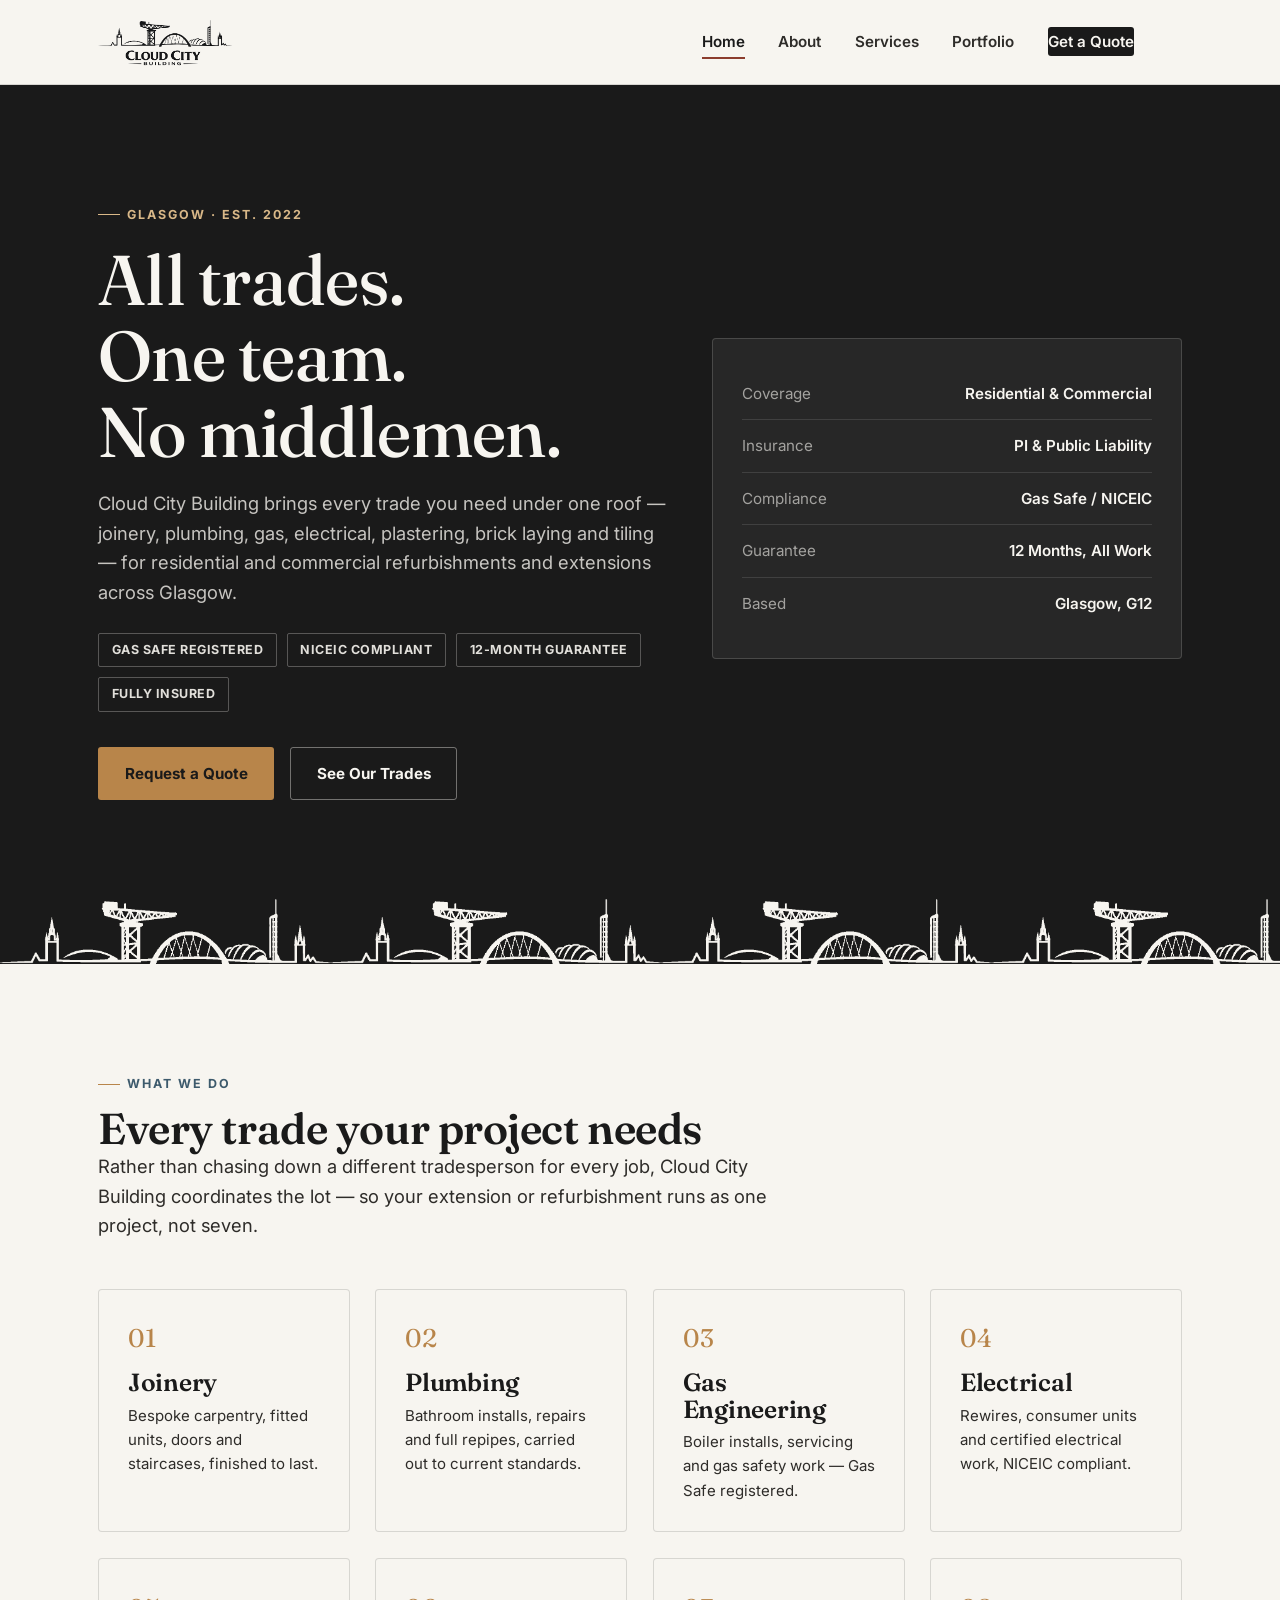
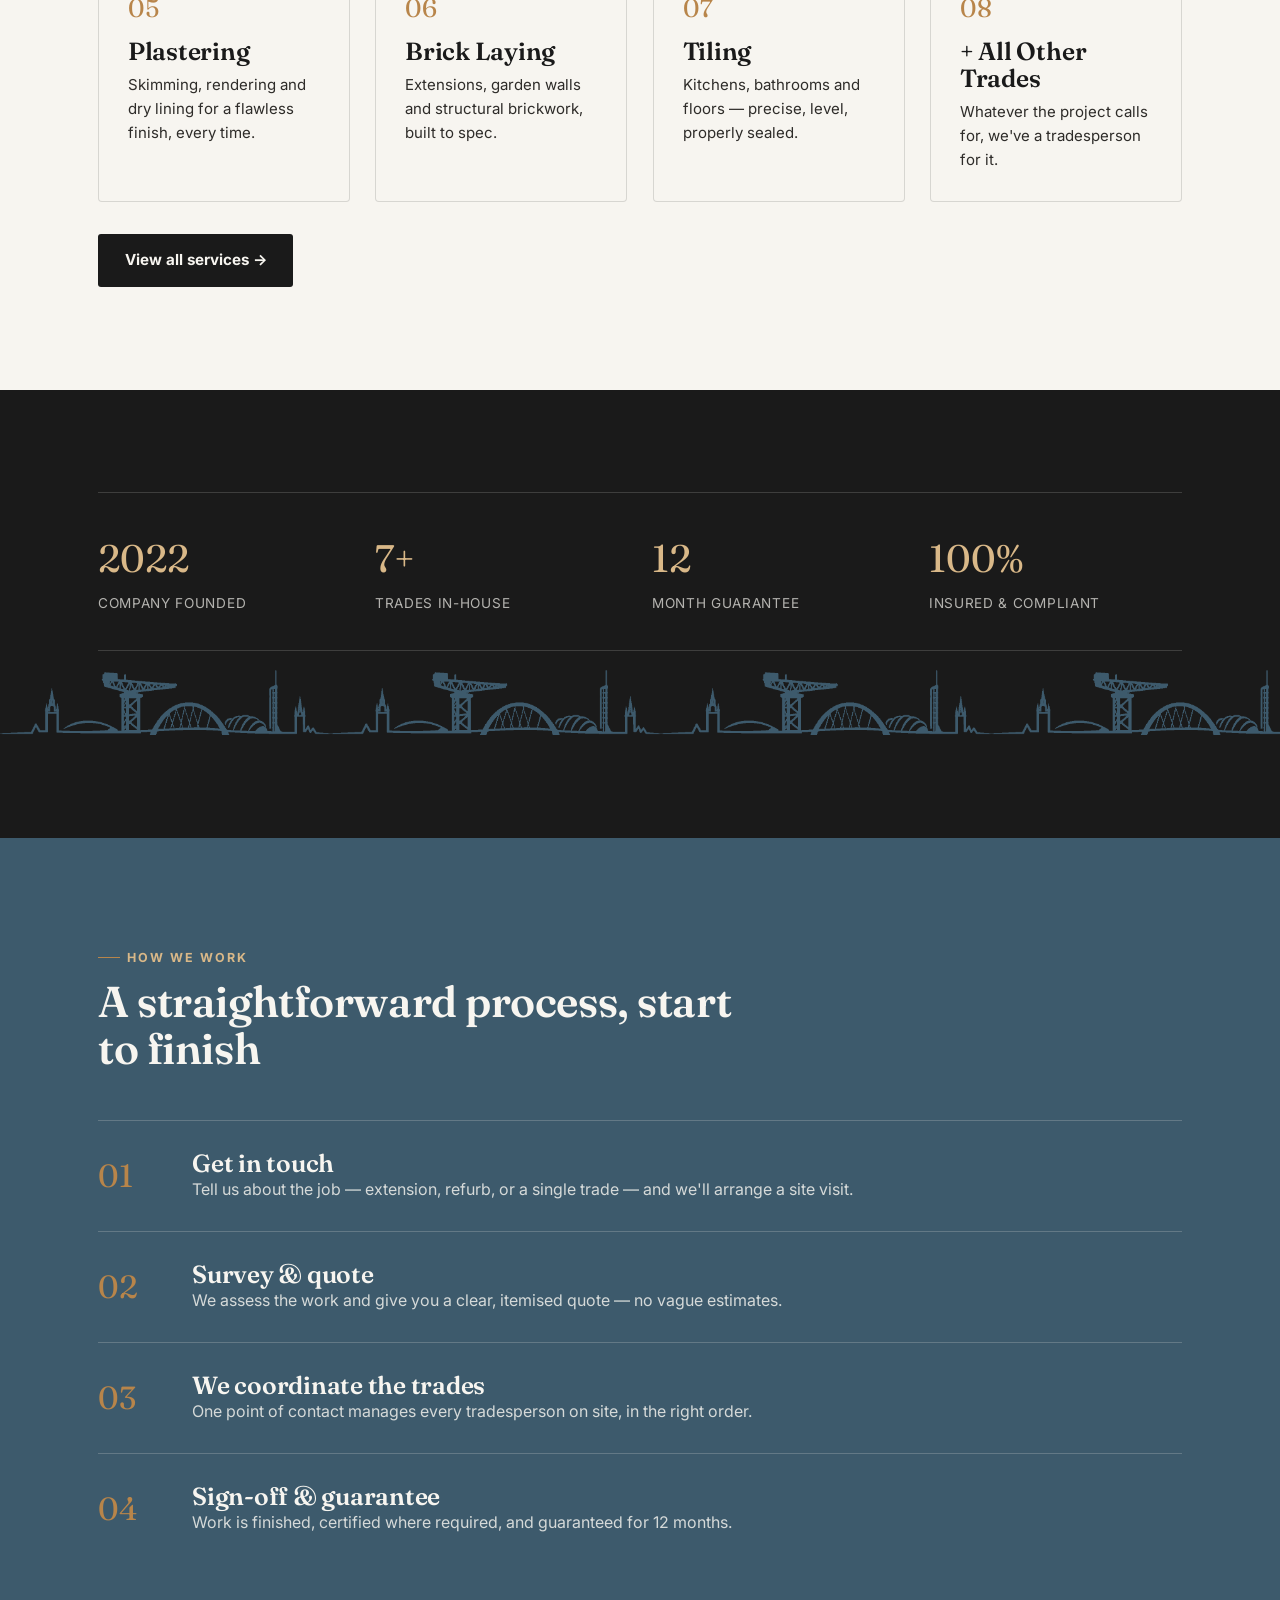
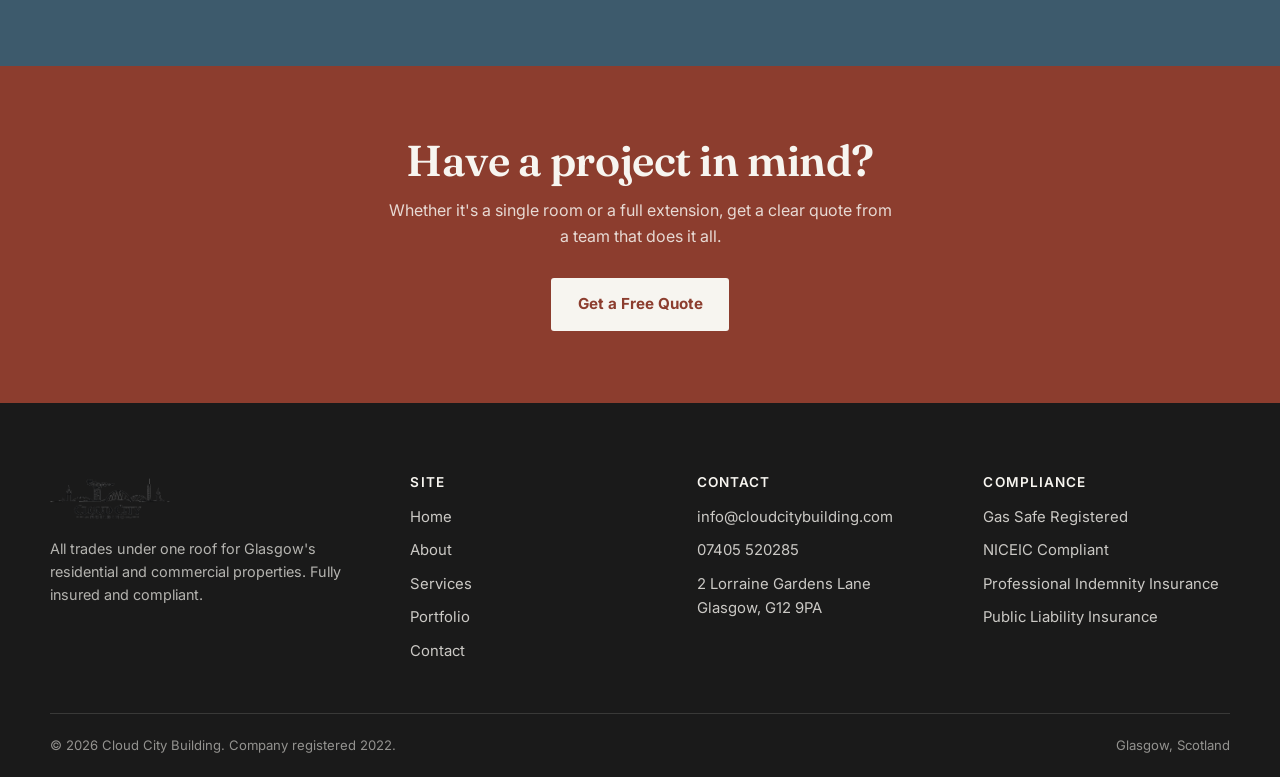
<file: frontend/index.html>
<!DOCTYPE html>
<html lang="en-GB">
<head>
<meta charset="UTF-8">
<meta name="viewport" content="width=device-width, initial-scale=1.0">
<title>Cloud City Building | Glasgow Tradesmen — All Trades, One Team</title>
<meta name="description" content="Cloud City Building — Glasgow's all-trades contractor for residential and commercial refurbishments and extensions. Joinery, plumbing, gas, electrical, plastering, brick laying and tiling. Fully insured, Gas Safe and NICEIC compliant.">
<link rel="icon" href="images/logo.png">
<link rel="stylesheet" href="css/style.css">
</head>
<body>

<header class="site-header">
  <div class="wrap">
    <a href="index.html" class="brand"><img src="images/logo.png" alt="Cloud City Building"></a>
    <nav class="main-nav" aria-label="Main navigation">
      <div class="wrap">
        <ul>
          <li><a href="index.html">Home</a></li>
          <li><a href="about.html">About</a></li>
          <li><a href="services.html">Services</a></li>
          <li><a href="portfolio.html">Portfolio</a></li>
          <li><a href="contact.html" class="nav-cta">Get a Quote</a></li>
        </ul>
      </div>
    </nav>
    <button class="nav-toggle" aria-label="Toggle menu" aria-expanded="false"><span></span><span></span><span></span></button>
  </div>
</header>

<section class="hero">
  <div class="wrap">
    <div>
      <span class="eyebrow">Glasgow · Est. 2022</span>
      <h1>All trades.<br>One team.<br>No middlemen.</h1>
      <p class="lede">Cloud City Building brings every trade you need under one roof — joinery, plumbing, gas, electrical, plastering, brick laying and tiling — for residential and commercial refurbishments and extensions across Glasgow.</p>
      <div class="hero-badges">
        <span class="badge">Gas Safe Registered</span>
        <span class="badge">NICEIC Compliant</span>
        <span class="badge">12-Month Guarantee</span>
        <span class="badge">Fully Insured</span>
      </div>
      <div class="hero-actions">
        <a href="contact.html" class="btn btn-primary">Request a Quote</a>
        <a href="services.html" class="btn btn-ghost">See Our Trades</a>
      </div>
    </div>
    <div class="hero-panel">
      <div class="hero-panel-row"><span>Coverage</span><span>Residential &amp; Commercial</span></div>
      <div class="hero-panel-row"><span>Insurance</span><span>PI &amp; Public Liability</span></div>
      <div class="hero-panel-row"><span>Compliance</span><span>Gas Safe / NICEIC</span></div>
      <div class="hero-panel-row"><span>Guarantee</span><span>12 Months, All Work</span></div>
      <div class="hero-panel-row"><span>Based</span><span>Glasgow, G12</span></div>
    </div>
  </div>
  <div class="skyline-divider on-ink tint-paper"></div>
</section>

<section class="bg-paper">
  <div class="wrap">
    <div class="section-head">
      <span class="eyebrow">What We Do</span>
      <h2>Every trade your project needs</h2>
      <p class="lede">Rather than chasing down a different tradesperson for every job, Cloud City Building coordinates the lot — so your extension or refurbishment runs as one project, not seven.</p>
    </div>
    <div class="grid grid-4">
      <div class="card trade-card">
        <span class="card-num">01</span>
        <h3>Joinery</h3>
        <p>Bespoke carpentry, fitted units, doors and staircases, finished to last.</p>
      </div>
      <div class="card trade-card">
        <span class="card-num">02</span>
        <h3>Plumbing</h3>
        <p>Bathroom installs, repairs and full repipes, carried out to current standards.</p>
      </div>
      <div class="card trade-card">
        <span class="card-num">03</span>
        <h3>Gas Engineering</h3>
        <p>Boiler installs, servicing and gas safety work — Gas Safe registered.</p>
      </div>
      <div class="card trade-card">
        <span class="card-num">04</span>
        <h3>Electrical</h3>
        <p>Rewires, consumer units and certified electrical work, NICEIC compliant.</p>
      </div>
      <div class="card trade-card">
        <span class="card-num">05</span>
        <h3>Plastering</h3>
        <p>Skimming, rendering and dry lining for a flawless finish, every time.</p>
      </div>
      <div class="card trade-card">
        <span class="card-num">06</span>
        <h3>Brick Laying</h3>
        <p>Extensions, garden walls and structural brickwork, built to spec.</p>
      </div>
      <div class="card trade-card">
        <span class="card-num">07</span>
        <h3>Tiling</h3>
        <p>Kitchens, bathrooms and floors — precise, level, properly sealed.</p>
      </div>
      <div class="card trade-card">
        <span class="card-num">08</span>
        <h3>+ All Other Trades</h3>
        <p>Whatever the project calls for, we've a tradesperson for it.</p>
      </div>
    </div>
    <p class="mt-2"><a href="services.html" class="btn btn-dark">View all services →</a></p>
  </div>
</section>

<section class="bg-ink">
  <div class="wrap">
    <div class="stats-strip">
      <div class="stat"><span class="stat-num">2022</span><span class="stat-label">Company Founded</span></div>
      <div class="stat"><span class="stat-num">7+</span><span class="stat-label">Trades In-House</span></div>
      <div class="stat"><span class="stat-num">12</span><span class="stat-label">Month Guarantee</span></div>
      <div class="stat"><span class="stat-num">100%</span><span class="stat-label">Insured &amp; Compliant</span></div>
    </div>
  </div>
  <div class="skyline-divider on-ink tint-clyde"></div>
</section>

<section class="bg-clyde">
  <div class="wrap">
    <div class="section-head">
      <span class="eyebrow" style="color:var(--brass-soft)">How We Work</span>
      <h2>A straightforward process, start to finish</h2>
    </div>
    <div class="process-list" style="border-color: rgba(247,245,240,0.2)">
      <div class="process-item" style="border-color: rgba(247,245,240,0.2)">
        <span class="step-num">01</span>
        <div><h3>Get in touch</h3><p>Tell us about the job — extension, refurb, or a single trade — and we'll arrange a site visit.</p></div>
      </div>
      <div class="process-item" style="border-color: rgba(247,245,240,0.2)">
        <span class="step-num">02</span>
        <div><h3>Survey &amp; quote</h3><p>We assess the work and give you a clear, itemised quote — no vague estimates.</p></div>
      </div>
      <div class="process-item" style="border-color: rgba(247,245,240,0.2)">
        <span class="step-num">03</span>
        <div><h3>We coordinate the trades</h3><p>One point of contact manages every tradesperson on site, in the right order.</p></div>
      </div>
      <div class="process-item" style="border-color: rgba(247,245,240,0.2); border-bottom: none;">
        <span class="step-num">04</span>
        <div><h3>Sign-off &amp; guarantee</h3><p>Work is finished, certified where required, and guaranteed for 12 months.</p></div>
      </div>
    </div>
  </div>
</section>

<section class="cta-band">
  <div class="wrap">
    <h2>Have a project in mind?</h2>
    <p>Whether it's a single room or a full extension, get a clear quote from a team that does it all.</p>
    <a href="contact.html" class="btn btn-primary">Get a Free Quote</a>
  </div>
</section>

<footer class="site-footer">
  <div class="wrap footer-main">
    <div>
      <img src="images/logo.png" alt="Cloud City Building">
      <p style="color: rgba(247,245,240,0.7); font-size: 0.9rem; max-width: 26em;">All trades under one roof for Glasgow's residential and commercial properties. Fully insured and compliant.</p>
    </div>
    <div>
      <h4>Site</h4>
      <ul>
        <li><a href="index.html">Home</a></li>
        <li><a href="about.html">About</a></li>
        <li><a href="services.html">Services</a></li>
        <li><a href="portfolio.html">Portfolio</a></li>
        <li><a href="contact.html">Contact</a></li>
      </ul>
    </div>
    <div>
      <h4>Contact</h4>
      <ul>
        <li><a href="mailto:info@cloudcitybuilding.com">info@cloudcitybuilding.com</a></li>
        <li><a href="tel:07405520285">07405 520285</a></li>
        <li>2 Lorraine Gardens Lane<br>Glasgow, G12 9PA</li>
      </ul>
    </div>
    <div>
      <h4>Compliance</h4>
      <ul>
        <li>Gas Safe Registered</li>
        <li>NICEIC Compliant</li>
        <li>Professional Indemnity Insurance</li>
        <li>Public Liability Insurance</li>
      </ul>
    </div>
  </div>
  <div class="wrap footer-bottom">
    <span>© 2026 Cloud City Building. Company registered 2022.</span>
    <span>Glasgow, Scotland</span>
  </div>
</footer>

<script src="js/main.js"></script>
</body>
</html>
</file>
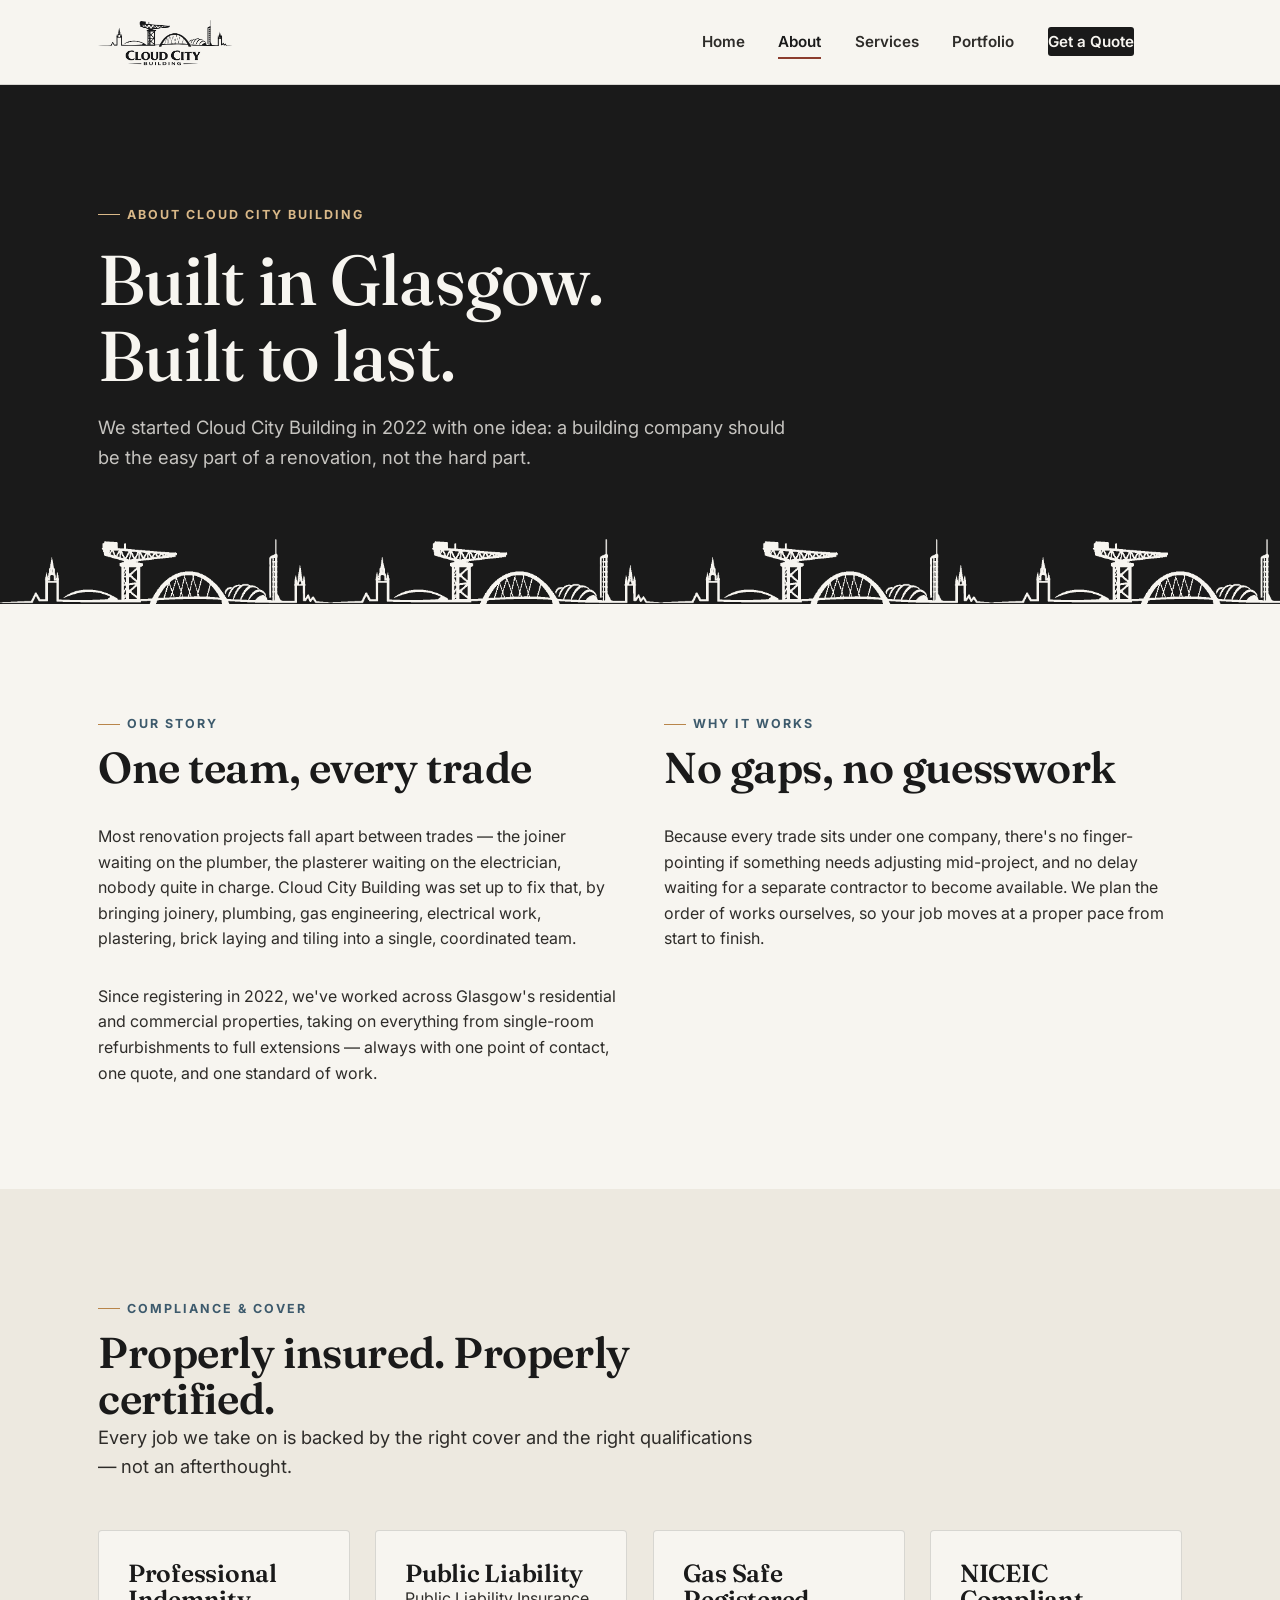
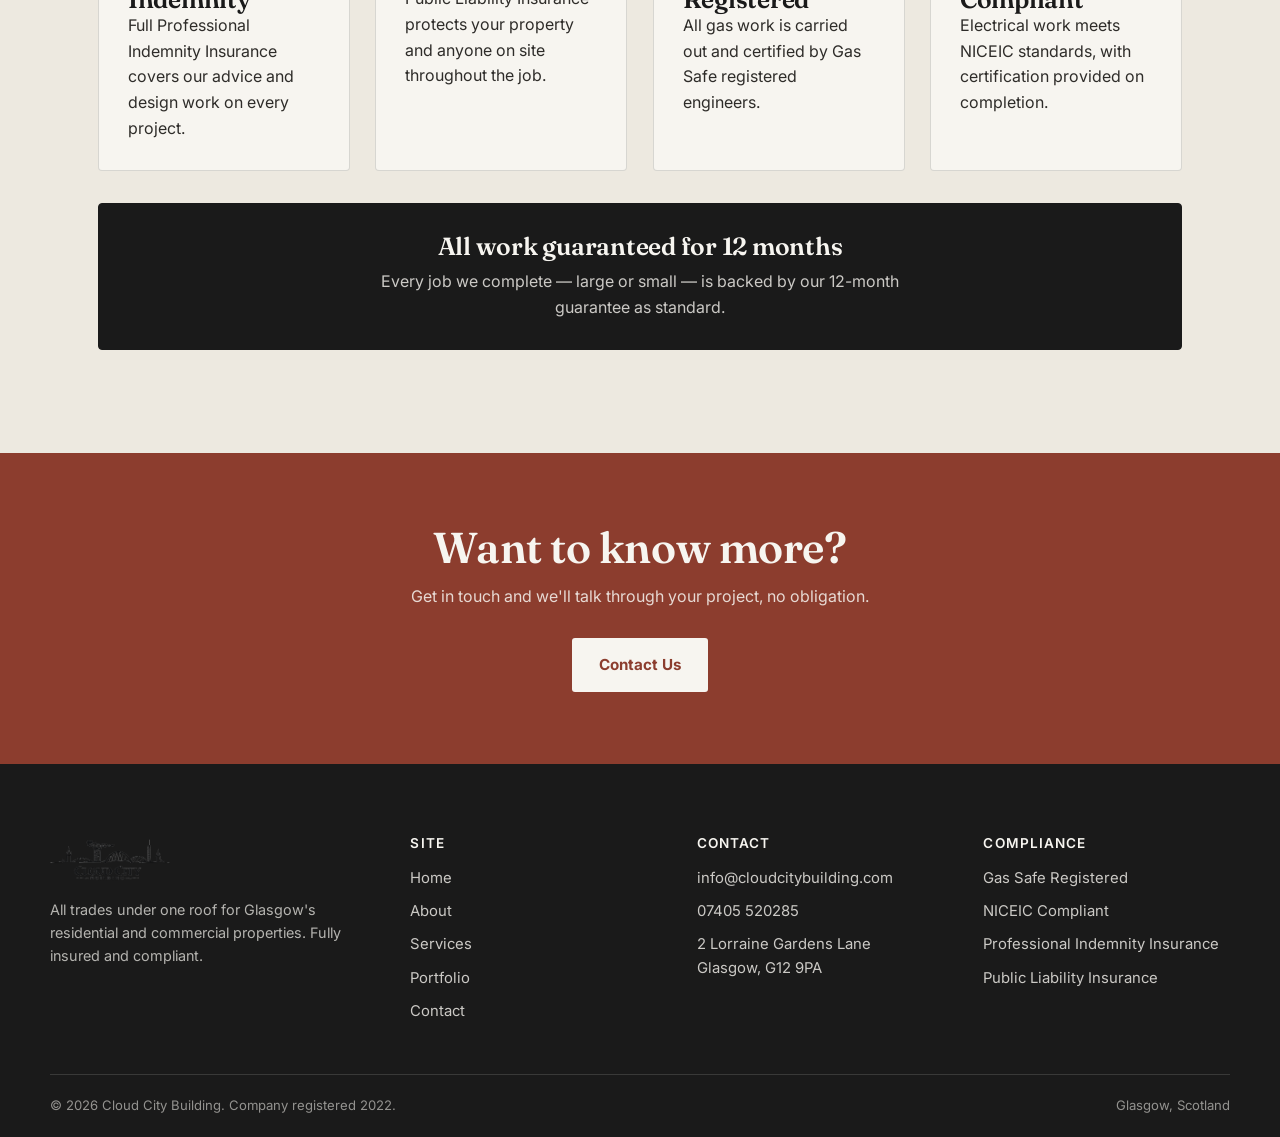
<file: frontend/about.html>
<!DOCTYPE html>
<html lang="en-GB">
<head>
<meta charset="UTF-8">
<meta name="viewport" content="width=device-width, initial-scale=1.0">
<title>About Us | Cloud City Building</title>
<meta name="description" content="Cloud City Building — a Glasgow-based all-trades contractor, established 2022. Fully insured, Gas Safe and NICEIC compliant, all work guaranteed for 12 months.">
<link rel="icon" href="images/logo.png">
<link rel="stylesheet" href="css/style.css">
</head>
<body>

<header class="site-header">
  <div class="wrap">
    <a href="index.html" class="brand"><img src="images/logo.png" alt="Cloud City Building"></a>
    <nav class="main-nav" aria-label="Main navigation">
      <div class="wrap">
        <ul>
          <li><a href="index.html">Home</a></li>
          <li><a href="about.html">About</a></li>
          <li><a href="services.html">Services</a></li>
          <li><a href="portfolio.html">Portfolio</a></li>
          <li><a href="contact.html" class="nav-cta">Get a Quote</a></li>
        </ul>
      </div>
    </nav>
    <button class="nav-toggle" aria-label="Toggle menu" aria-expanded="false"><span></span><span></span><span></span></button>
  </div>
</header>

<section class="hero" style="padding-bottom: 0;">
  <div class="wrap" style="grid-template-columns: 1fr; text-align: left; padding-bottom: 3rem;">
    <div>
      <span class="eyebrow">About Cloud City Building</span>
      <h1>Built in Glasgow.<br>Built to last.</h1>
      <p class="lede">We started Cloud City Building in 2022 with one idea: a building company should be the easy part of a renovation, not the hard part.</p>
    </div>
  </div>
  <div class="skyline-divider on-ink tint-paper"></div>
</section>

<section class="bg-paper">
  <div class="wrap">
    <div class="grid grid-2" style="align-items: start; gap: 3rem;">
      <div>
        <span class="eyebrow">Our Story</span>
        <h2 style="margin-top: 0.7rem;">One team, every trade</h2>
        <p class="mt-2">Most renovation projects fall apart between trades — the joiner waiting on the plumber, the plasterer waiting on the electrician, nobody quite in charge. Cloud City Building was set up to fix that, by bringing joinery, plumbing, gas engineering, electrical work, plastering, brick laying and tiling into a single, coordinated team.</p>
        <p class="mt-2">Since registering in 2022, we've worked across Glasgow's residential and commercial properties, taking on everything from single-room refurbishments to full extensions — always with one point of contact, one quote, and one standard of work.</p>
      </div>
      <div>
        <span class="eyebrow">Why It Works</span>
        <h2 style="margin-top: 0.7rem;">No gaps, no guesswork</h2>
        <p class="mt-2">Because every trade sits under one company, there's no finger-pointing if something needs adjusting mid-project, and no delay waiting for a separate contractor to become available. We plan the order of works ourselves, so your job moves at a proper pace from start to finish.</p>
      </div>
    </div>
  </div>
</section>

<section class="bg-dim">
  <div class="wrap">
    <div class="section-head">
      <span class="eyebrow">Compliance &amp; Cover</span>
      <h2>Properly insured. Properly certified.</h2>
      <p class="lede">Every job we take on is backed by the right cover and the right qualifications — not an afterthought.</p>
    </div>
    <div class="grid grid-4">
      <div class="card">
        <h3>Professional Indemnity</h3>
        <p>Full Professional Indemnity Insurance covers our advice and design work on every project.</p>
      </div>
      <div class="card">
        <h3>Public Liability</h3>
        <p>Public Liability Insurance protects your property and anyone on site throughout the job.</p>
      </div>
      <div class="card">
        <h3>Gas Safe Registered</h3>
        <p>All gas work is carried out and certified by Gas Safe registered engineers.</p>
      </div>
      <div class="card">
        <h3>NICEIC Compliant</h3>
        <p>Electrical work meets NICEIC standards, with certification provided on completion.</p>
      </div>
    </div>
    <div class="card mt-2" style="text-align:center; background: var(--ink); color: var(--paper); border-color: var(--ink);">
      <h3 style="color: var(--paper);">All work guaranteed for 12 months</h3>
      <p style="color: rgba(247,245,240,0.8); max-width: 36em; margin: 0.6rem auto 0;">Every job we complete — large or small — is backed by our 12-month guarantee as standard.</p>
    </div>
  </div>
</section>

<section class="cta-band">
  <div class="wrap">
    <h2>Want to know more?</h2>
    <p>Get in touch and we'll talk through your project, no obligation.</p>
    <a href="contact.html" class="btn btn-primary">Contact Us</a>
  </div>
</section>

<footer class="site-footer">
  <div class="wrap footer-main">
    <div>
      <img src="images/logo.png" alt="Cloud City Building">
      <p style="color: rgba(247,245,240,0.7); font-size: 0.9rem; max-width: 26em;">All trades under one roof for Glasgow's residential and commercial properties. Fully insured and compliant.</p>
    </div>
    <div>
      <h4>Site</h4>
      <ul>
        <li><a href="index.html">Home</a></li>
        <li><a href="about.html">About</a></li>
        <li><a href="services.html">Services</a></li>
        <li><a href="portfolio.html">Portfolio</a></li>
        <li><a href="contact.html">Contact</a></li>
      </ul>
    </div>
    <div>
      <h4>Contact</h4>
      <ul>
        <li><a href="mailto:info@cloudcitybuilding.com">info@cloudcitybuilding.com</a></li>
        <li><a href="tel:07405520285">07405 520285</a></li>
        <li>2 Lorraine Gardens Lane<br>Glasgow, G12 9PA</li>
      </ul>
    </div>
    <div>
      <h4>Compliance</h4>
      <ul>
        <li>Gas Safe Registered</li>
        <li>NICEIC Compliant</li>
        <li>Professional Indemnity Insurance</li>
        <li>Public Liability Insurance</li>
      </ul>
    </div>
  </div>
  <div class="wrap footer-bottom">
    <span>© 2026 Cloud City Building. Company registered 2022.</span>
    <span>Glasgow, Scotland</span>
  </div>
</footer>

<script src="js/main.js"></script>
</body>
</html>
</file>
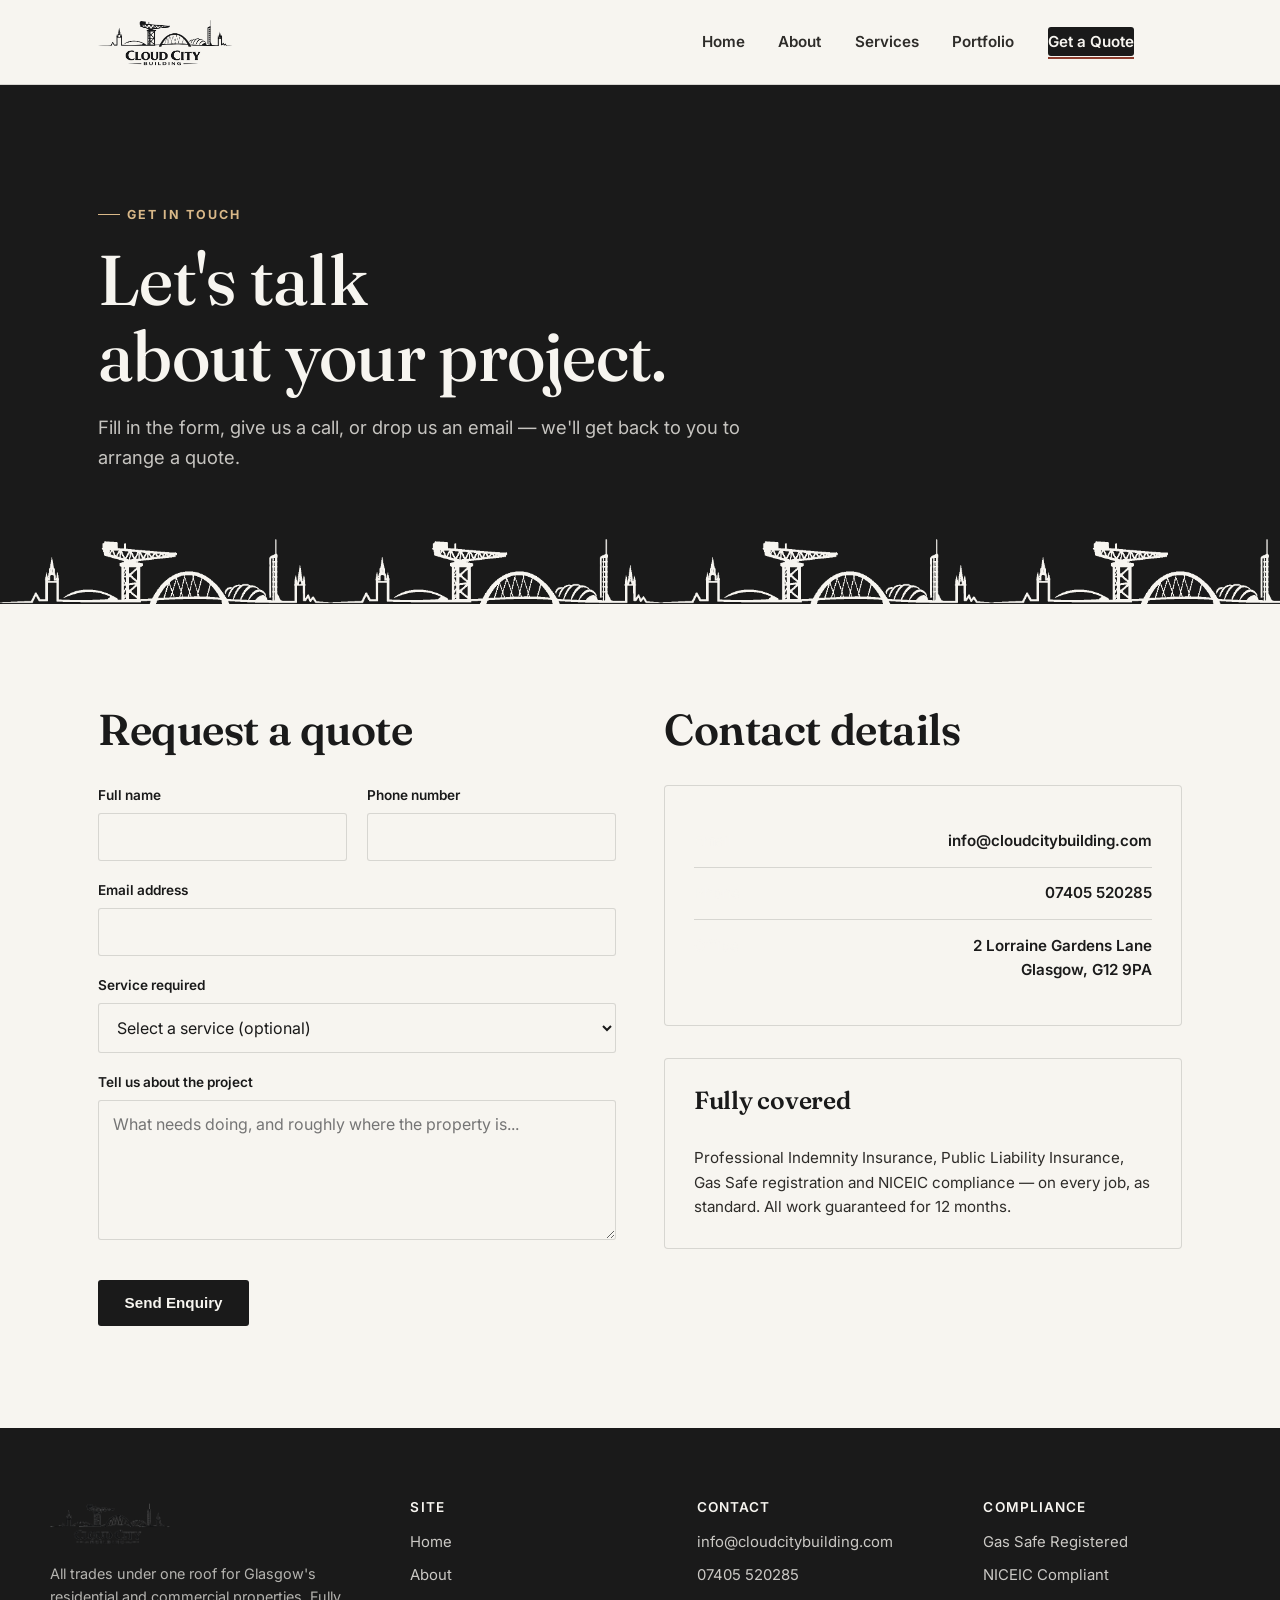
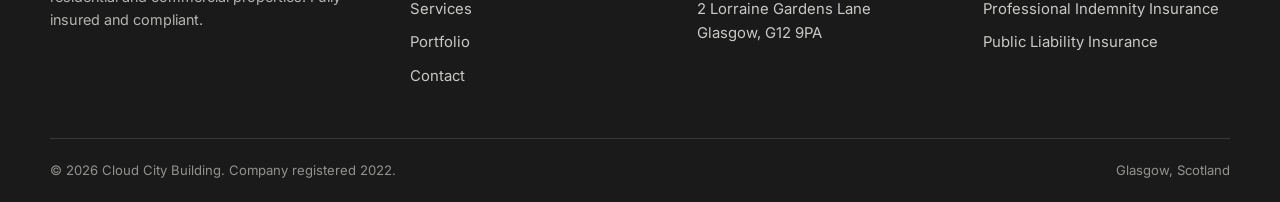
<file: frontend/contact.html>
<!DOCTYPE html>
<html lang="en-GB">
<head>
<meta charset="UTF-8">
<meta name="viewport" content="width=device-width, initial-scale=1.0">
<title>Contact Us | Cloud City Building</title>
<meta name="description" content="Get in touch with Cloud City Building, Glasgow. Call 07405 520285 or email info@cloudcitybuilding.com for a free quote.">
<link rel="icon" href="images/logo.png">
<link rel="stylesheet" href="css/style.css">
</head>
<body>

<header class="site-header">
  <div class="wrap">
    <a href="index.html" class="brand"><img src="images/logo.png" alt="Cloud City Building"></a>
    <nav class="main-nav" aria-label="Main navigation">
      <div class="wrap">
        <ul>
          <li><a href="index.html">Home</a></li>
          <li><a href="about.html">About</a></li>
          <li><a href="services.html">Services</a></li>
          <li><a href="portfolio.html">Portfolio</a></li>
          <li><a href="contact.html" class="nav-cta">Get a Quote</a></li>
        </ul>
      </div>
    </nav>
    <button class="nav-toggle" aria-label="Toggle menu" aria-expanded="false"><span></span><span></span><span></span></button>
  </div>
</header>

<section class="hero" style="padding-bottom: 0;">
  <div class="wrap" style="grid-template-columns: 1fr; text-align: left; padding-bottom: 3rem;">
    <div>
      <span class="eyebrow">Get In Touch</span>
      <h1>Let's talk<br>about your project.</h1>
      <p class="lede">Fill in the form, give us a call, or drop us an email — we'll get back to you to arrange a quote.</p>
    </div>
  </div>
  <div class="skyline-divider on-ink tint-paper"></div>
</section>

<section class="bg-paper">
  <div class="wrap">
    <div class="grid grid-2" style="gap: 3rem; align-items: start;">

      <div>
        <h2>Request a quote</h2>
        <form id="contact-form" class="mt-2" novalidate>
          <div class="form-grid">
            <div>
              <label for="name">Full name</label>
              <input type="text" id="name" name="name" required autocomplete="name">
            </div>
            <div>
              <label for="phone">Phone number</label>
              <input type="tel" id="phone" name="phone" required autocomplete="tel">
            </div>
            <div class="full">
              <label for="email">Email address</label>
              <input type="email" id="email" name="email" required autocomplete="email">
            </div>
            <div class="full">
              <label for="service">Service required</label>
              <select id="service" name="service">
                <option value="">Select a service (optional)</option>
                <option>Joinery</option>
                <option>Plumbing</option>
                <option>Gas Engineering</option>
                <option>Electrical</option>
                <option>Plastering</option>
                <option>Brick Laying</option>
                <option>Tiling</option>
                <option>Full Extension</option>
                <option>Full Refurbishment</option>
                <option>Other / Not Sure</option>
              </select>
            </div>
            <div class="full">
              <label for="message">Tell us about the project</label>
              <textarea id="message" name="message" required placeholder="What needs doing, and roughly where the property is..."></textarea>
            </div>
          </div>
          <button type="submit" class="btn btn-dark mt-2" id="submit-btn">Send Enquiry</button>
          <div class="form-msg" id="form-msg" role="status"></div>
        </form>
      </div>

      <div>
        <h2>Contact details</h2>
        <div class="card mt-2">
          <div class="hero-panel-row" style="border-color: var(--line);"><span>Email</span><a href="mailto:info@cloudcitybuilding.com" style="font-weight:600;">info@cloudcitybuilding.com</a></div>
          <div class="hero-panel-row" style="border-color: var(--line);"><span>Phone</span><a href="tel:07405520285" style="font-weight:600;">07405 520285</a></div>
          <div class="hero-panel-row" style="border-color: var(--line); border-bottom: none;"><span>Office</span><span style="font-weight:600; text-align:right;">2 Lorraine Gardens Lane<br>Glasgow, G12 9PA</span></div>
        </div>
        <div class="card mt-2">
          <h3>Fully covered</h3>
          <p class="mt-2" style="font-size: 0.95rem;">Professional Indemnity Insurance, Public Liability Insurance, Gas Safe registration and NICEIC compliance — on every job, as standard. All work guaranteed for 12 months.</p>
        </div>
      </div>

    </div>
  </div>
</section>

<footer class="site-footer">
  <div class="wrap footer-main">
    <div>
      <img src="images/logo.png" alt="Cloud City Building">
      <p style="color: rgba(247,245,240,0.7); font-size: 0.9rem; max-width: 26em;">All trades under one roof for Glasgow's residential and commercial properties. Fully insured and compliant.</p>
    </div>
    <div>
      <h4>Site</h4>
      <ul>
        <li><a href="index.html">Home</a></li>
        <li><a href="about.html">About</a></li>
        <li><a href="services.html">Services</a></li>
        <li><a href="portfolio.html">Portfolio</a></li>
        <li><a href="contact.html">Contact</a></li>
      </ul>
    </div>
    <div>
      <h4>Contact</h4>
      <ul>
        <li><a href="mailto:info@cloudcitybuilding.com">info@cloudcitybuilding.com</a></li>
        <li><a href="tel:07405520285">07405 520285</a></li>
        <li>2 Lorraine Gardens Lane<br>Glasgow, G12 9PA</li>
      </ul>
    </div>
    <div>
      <h4>Compliance</h4>
      <ul>
        <li>Gas Safe Registered</li>
        <li>NICEIC Compliant</li>
        <li>Professional Indemnity Insurance</li>
        <li>Public Liability Insurance</li>
      </ul>
    </div>
  </div>
  <div class="wrap footer-bottom">
    <span>© 2026 Cloud City Building. Company registered 2022.</span>
    <span>Glasgow, Scotland</span>
  </div>
</footer>

<script src="js/main.js"></script>
<script src="js/config.js"></script>
<script src="js/contact.js"></script>
</body>
</html>
</file>
<file: frontend/css/style.css>
/* ============================================
   CLOUD CITY BUILDING — Design System
   Glasgow skyline as structural device.
   ============================================ */

@import url('https://fonts.googleapis.com/css2?family=Fraunces:opsz,wght@9..144,300..900&family=Inter:wght@400;500;600;700&display=swap');

:root {
  /* Color tokens */
  --ink: #1a1a1a;
  --ink-soft: #2e2c29;
  --paper: #f7f5f0;
  --paper-dim: #ede9e0;
  --clyde: #3d5a6c;
  --clyde-deep: #294453;
  --brass: #b8854a;
  --brass-soft: #d9b888;
  --rust: #8c3d2e;
  --line: rgba(26, 26, 26, 0.14);

  /* Type */
  --font-display: 'Fraunces', serif;
  --font-body: 'Inter', -apple-system, sans-serif;

  /* Layout */
  --max-w: 1180px;
  --pad: clamp(1.25rem, 4vw, 3rem);
}

* { margin: 0; padding: 0; box-sizing: border-box; }

html { scroll-behavior: smooth; }

@media (prefers-reduced-motion: reduce) {
  html { scroll-behavior: auto; }
  * { animation-duration: 0.01ms !important; transition-duration: 0.01ms !important; }
}

body {
  font-family: var(--font-body);
  background: var(--paper);
  color: var(--ink);
  line-height: 1.6;
  font-size: 16px;
  -webkit-font-smoothing: antialiased;
}

img { max-width: 100%; display: block; }

a { color: inherit; text-decoration: none; }

::selection { background: var(--brass-soft); color: var(--ink); }

:focus-visible {
  outline: 2px solid var(--rust);
  outline-offset: 3px;
  border-radius: 2px;
}

.wrap {
  max-width: var(--max-w);
  margin: 0 auto;
  padding-left: var(--pad);
  padding-right: var(--pad);
}

/* ---------- Typography ---------- */

h1, h2, h3, h4 {
  font-family: var(--font-display);
  font-weight: 600;
  letter-spacing: -0.01em;
  line-height: 1.08;
  color: var(--ink);
}

h1 { font-size: clamp(2.4rem, 5.5vw, 4.6rem); font-weight: 500; }
h2 { font-size: clamp(1.8rem, 3.4vw, 2.7rem); }
h3 { font-size: clamp(1.25rem, 2vw, 1.55rem); }

.eyebrow {
  font-family: var(--font-body);
  font-size: 0.78rem;
  font-weight: 700;
  letter-spacing: 0.16em;
  text-transform: uppercase;
  color: var(--clyde);
  display: inline-flex;
  align-items: center;
  gap: 0.6em;
}
.eyebrow::before {
  content: '';
  width: 22px;
  height: 1px;
  background: var(--brass);
  display: inline-block;
}

p { color: var(--ink-soft); }
.lede { font-size: 1.15rem; color: var(--ink-soft); max-width: 38em; }

/* ---------- Header ---------- */

.site-header {
  position: sticky;
  top: 0;
  z-index: 100;
  background: rgba(247, 245, 240, 0.92);
  backdrop-filter: blur(8px);
  border-bottom: 1px solid var(--line);
}

.site-header .wrap {
  display: flex;
  align-items: center;
  justify-content: space-between;
  height: 84px;
}

.brand img { height: 52px; width: auto; }

.main-nav ul {
  display: flex;
  gap: 2.1rem;
  list-style: none;
}

.main-nav a {
  font-weight: 600;
  font-size: 0.95rem;
  color: var(--ink-soft);
  position: relative;
  padding: 0.3rem 0;
  transition: color 0.2s ease;
}
.main-nav a:hover { color: var(--rust); }
.main-nav a.active { color: var(--ink); }
.main-nav a.active::after {
  content: '';
  position: absolute;
  left: 0; right: 0; bottom: -3px;
  height: 2px;
  background: var(--rust);
}

.nav-cta {
  background: var(--ink);
  color: var(--paper) !important;
  padding: 0.65rem 1.3rem;
  border-radius: 3px;
  font-size: 0.9rem;
  font-weight: 700;
  transition: background 0.2s ease;
}
.nav-cta:hover { background: var(--rust); }

.nav-toggle {
  display: none;
  background: none;
  border: none;
  cursor: pointer;
  width: 44px;
  height: 44px;
  flex-direction: column;
  align-items: center;
  justify-content: center;
  gap: 5px;
}
.nav-toggle span { width: 24px; height: 2px; background: var(--ink); display: block; }

@media (max-width: 860px) {
  .main-nav { position: fixed; top: 84px; left: 0; right: 0; bottom: 0; background: var(--paper); transform: translateX(100%); transition: transform 0.3s ease; overflow-y: auto; }
  .main-nav.open { transform: translateX(0); }
  .main-nav .wrap { display: block; padding: 2rem var(--pad); height: auto; }
  .main-nav ul { flex-direction: column; gap: 1.6rem; }
  .main-nav a { font-size: 1.3rem; }
  .nav-toggle { display: flex; }
}

/* ---------- Skyline horizon divider (signature device) ---------- */
/* Uses the real logo's skyline artwork, repeated as a frieze, tinted to
   match whichever section it sits on top of. This is the page's signature
   element: the brand mark recurring as structure, not just a badge. */

.skyline-divider {
  width: 100%;
  height: clamp(48px, 7vw, 84px);
  background-repeat: repeat-x;
  background-position: bottom left;
  background-size: auto 78%;
}

.skyline-divider.tint-paper { background-image: url('../images/skyline-paper.png'); }
.skyline-divider.tint-ink   { background-image: url('../images/skyline-ink.png'); }
.skyline-divider.tint-clyde { background-image: url('../images/skyline-clyde.png'); }

.skyline-divider.on-ink   { background-color: var(--ink); }
.skyline-divider.on-paper { background-color: var(--paper); }
.skyline-divider.on-clyde { background-color: var(--clyde); }
.skyline-divider.on-dim   { background-color: var(--paper-dim); }

/* ---------- Hero ---------- */

.hero {
  background: var(--ink);
  color: var(--paper);
  position: relative;
  overflow: hidden;
  padding-top: clamp(4rem, 9vw, 7rem);
  padding-bottom: 0;
}

.hero .wrap {
  display: grid;
  grid-template-columns: 1.1fr 0.9fr;
  gap: 2.5rem;
  align-items: center;
  padding-bottom: clamp(3rem, 7vw, 5rem);
}

.hero h1 { color: var(--paper); margin: 1.1rem 0 1.2rem; }
.hero .eyebrow { color: var(--brass-soft); }
.hero .eyebrow::before { background: var(--brass-soft); }
.hero p.lede { color: rgba(247,245,240,0.78); }

.hero-badges {
  display: flex;
  flex-wrap: wrap;
  gap: 0.6rem;
  margin-top: 1.6rem;
}
.badge {
  font-size: 0.78rem;
  font-weight: 700;
  letter-spacing: 0.04em;
  border: 1px solid rgba(247,245,240,0.28);
  color: rgba(247,245,240,0.9);
  padding: 0.4rem 0.8rem;
  border-radius: 2px;
  text-transform: uppercase;
}

.hero-actions { display: flex; gap: 1rem; margin-top: 2.2rem; flex-wrap: wrap; }

.hero-panel {
  background: rgba(247,245,240,0.06);
  border: 1px solid rgba(247,245,240,0.16);
  border-radius: 4px;
  padding: 1.8rem;
}
.hero-panel-row {
  display: flex;
  justify-content: space-between;
  padding: 0.85rem 0;
  border-bottom: 1px solid rgba(247,245,240,0.12);
  font-size: 0.95rem;
}
.hero-panel-row:last-child { border-bottom: none; }
.hero-panel-row span:first-child { color: rgba(247,245,240,0.6); }
.hero-panel-row span:last-child { font-weight: 600; }

@media (max-width: 860px) {
  .hero .wrap { grid-template-columns: 1fr; }
}

/* ---------- Buttons ---------- */

.btn {
  display: inline-flex;
  align-items: center;
  gap: 0.5em;
  padding: 0.85rem 1.6rem;
  border-radius: 3px;
  font-weight: 700;
  font-size: 0.95rem;
  cursor: pointer;
  border: 1px solid transparent;
  transition: all 0.2s ease;
}
.btn-primary { background: var(--brass); color: var(--ink); }
.btn-primary:hover { background: var(--brass-soft); }
.btn-ghost { background: transparent; color: var(--paper); border-color: rgba(247,245,240,0.4); }
.btn-ghost:hover { border-color: var(--paper); }
.btn-dark { background: var(--ink); color: var(--paper); }
.btn-dark:hover { background: var(--rust); }

/* ---------- Sections ---------- */

section { padding: clamp(3.5rem, 8vw, 6.5rem) 0; }
.section-tight { padding: clamp(2.5rem, 5vw, 4rem) 0; }

.section-head { max-width: 42em; margin-bottom: clamp(2rem, 4vw, 3rem); }
.section-head h2 { margin-top: 0.7rem; }

.bg-paper { background: var(--paper); }
.bg-dim { background: var(--paper-dim); }
.bg-ink { background: var(--ink); color: var(--paper); }
.bg-ink p { color: rgba(247,245,240,0.75); }
.bg-ink h2, .bg-ink h3 { color: var(--paper); }
.bg-clyde { background: var(--clyde); color: var(--paper); }
.bg-clyde p { color: rgba(247,245,240,0.82); }
.bg-clyde h2, .bg-clyde h3 { color: var(--paper); }

/* ---------- Grids & Cards ---------- */

.grid {
  display: grid;
  gap: 1.6rem;
}
.grid-3 { grid-template-columns: repeat(3, 1fr); }
.grid-2 { grid-template-columns: repeat(2, 1fr); }
.grid-4 { grid-template-columns: repeat(4, 1fr); }

@media (max-width: 900px) {
  .grid-3, .grid-4 { grid-template-columns: repeat(2, 1fr); }
}
@media (max-width: 600px) {
  .grid-2, .grid-3, .grid-4 { grid-template-columns: 1fr; }
}

.card {
  background: var(--paper);
  border: 1px solid var(--line);
  border-radius: 4px;
  padding: 1.8rem;
  transition: border-color 0.2s ease, transform 0.2s ease;
}
.card:hover { border-color: var(--brass); transform: translateY(-3px); }

.card-num {
  font-family: var(--font-display);
  font-size: 1.6rem;
  color: var(--brass);
  margin-bottom: 0.6rem;
  display: block;
}

.trade-card h3 { margin-bottom: 0.5rem; }
.trade-card p { font-size: 0.94rem; }

/* ---------- Stats strip ---------- */

.stats-strip {
  display: grid;
  grid-template-columns: repeat(4, 1fr);
  gap: 1.5rem;
  border-top: 1px solid rgba(247,245,240,0.16);
  border-bottom: 1px solid rgba(247,245,240,0.16);
  padding: 2.2rem 0;
}
.stat { text-align: left; }
.stat-num { font-family: var(--font-display); font-size: clamp(1.8rem, 3vw, 2.6rem); color: var(--brass-soft); display: block; }
.stat-label { font-size: 0.85rem; color: rgba(247,245,240,0.7); text-transform: uppercase; letter-spacing: 0.05em; }

@media (max-width: 700px) {
  .stats-strip { grid-template-columns: repeat(2, 1fr); }
}

/* ---------- Process list ---------- */

.process-list { display: flex; flex-direction: column; }
.process-item {
  display: grid;
  grid-template-columns: 70px 1fr;
  gap: 1.5rem;
  padding: 1.8rem 0;
  border-bottom: 1px solid var(--line);
}
.process-item:first-child { border-top: 1px solid var(--line); }
.process-item .step-num {
  font-family: var(--font-display);
  font-size: 2rem;
  color: var(--brass);
}

/* ---------- Footer ---------- */

.site-footer {
  background: var(--ink);
  color: rgba(247,245,240,0.8);
  padding-top: 0;
}
.footer-main {
  padding: clamp(3rem, 6vw, 4.5rem) 0 2.5rem;
  display: grid;
  grid-template-columns: 1.3fr 1fr 1fr 1fr;
  gap: 2.5rem;
}
.footer-main img { height: 46px; margin-bottom: 1rem; }
.footer-main h4 {
  color: var(--paper);
  font-family: var(--font-body);
  font-size: 0.85rem;
  text-transform: uppercase;
  letter-spacing: 0.08em;
  margin-bottom: 1rem;
}
.footer-main ul { list-style: none; }
.footer-main li { margin-bottom: 0.6rem; font-size: 0.93rem; }
.footer-main a:hover { color: var(--brass-soft); }
.footer-bottom {
  border-top: 1px solid rgba(247,245,240,0.14);
  padding: 1.3rem 0;
  display: flex;
  justify-content: space-between;
  font-size: 0.82rem;
  color: rgba(247,245,240,0.55);
  flex-wrap: wrap;
  gap: 0.6rem;
}

@media (max-width: 860px) {
  .footer-main { grid-template-columns: 1fr 1fr; }
}
@media (max-width: 540px) {
  .footer-main { grid-template-columns: 1fr; }
}

/* ---------- Forms ---------- */

.form-grid { display: grid; grid-template-columns: 1fr 1fr; gap: 1.2rem; }
.form-grid .full { grid-column: 1 / -1; }
@media (max-width: 700px) { .form-grid { grid-template-columns: 1fr; } }

label {
  display: block;
  font-size: 0.85rem;
  font-weight: 600;
  margin-bottom: 0.4rem;
  color: var(--ink);
}

input, select, textarea {
  width: 100%;
  font-family: var(--font-body);
  font-size: 1rem;
  padding: 0.8rem 0.9rem;
  border: 1px solid var(--line);
  border-radius: 3px;
  background: var(--paper);
  color: var(--ink);
}
input:focus, select:focus, textarea:focus {
  outline: 2px solid var(--clyde);
  outline-offset: 1px;
  border-color: var(--clyde);
}
textarea { resize: vertical; min-height: 140px; }

.form-msg { padding: 0.9rem 1.1rem; border-radius: 3px; font-size: 0.92rem; margin-top: 1rem; display: none; }
.form-msg.show { display: block; }
.form-msg.success { background: #e7efe9; color: #2c5a3c; border: 1px solid #b9d4c1; }
.form-msg.error { background: #f5e6e3; color: var(--rust); border: 1px solid #e0bdb5; }

/* ---------- Utility ---------- */

.center { text-align: center; margin-left: auto; margin-right: auto; }
.mt-2 { margin-top: 2rem; }
.text-clyde { color: var(--clyde); }
.divider-line { height: 1px; background: var(--line); width: 100%; }

.cta-band {
  background: var(--rust);
  color: var(--paper);
  text-align: center;
  padding: clamp(3rem, 6vw, 4.5rem) 0;
}
.cta-band h2 { color: var(--paper); }
.cta-band p { color: rgba(247,245,240,0.85); max-width: 32em; margin: 0.8rem auto 1.8rem; }
.cta-band .btn-primary { background: var(--paper); color: var(--rust); }
.cta-band .btn-primary:hover { background: var(--ink); color: var(--paper); }

/* ---------- Portfolio before/after cards ---------- */

#projects-list {
  grid-template-columns: 1fr;
  gap: 2.5rem;
}

.project-card {
  background: var(--paper);
  border: 1px solid var(--line);
  border-radius: 4px;
  overflow: hidden;
  transition: border-color 0.2s ease, transform 0.2s ease;
}
.project-card:hover { border-color: var(--brass); transform: translateY(-3px); }

.ba-images {
  display: grid;
  grid-template-columns: 1fr 1fr;
  gap: 3px;
  background: var(--ink);
}

.ba-panel {
  position: relative;
  overflow: hidden;
  aspect-ratio: 4/3;
}

.ba-panel img {
  width: 100%;
  height: 100%;
  object-fit: cover;
  display: block;
  transition: transform 0.4s ease;
}
.ba-panel:hover img { transform: scale(1.03); }

.ba-label {
  position: absolute;
  top: 0.75rem;
  left: 0.75rem;
  background: var(--ink);
  color: var(--paper);
  font-size: 0.72rem;
  font-weight: 700;
  letter-spacing: 0.1em;
  text-transform: uppercase;
  padding: 0.3rem 0.65rem;
  border-radius: 2px;
}
.ba-label-after {
  background: var(--brass);
  color: var(--ink);
}

.project-card-body {
  padding: 1.6rem;
}
.project-card-body .eyebrow { margin-bottom: 0.5rem; }
.project-card-body h3 { margin: 0.4rem 0 0.6rem; }
.project-card-body p { font-size: 0.95rem; }

@media (max-width: 600px) {
  .ba-images { grid-template-columns: 1fr; }
  .ba-panel { aspect-ratio: 16/9; }
}
</file>
